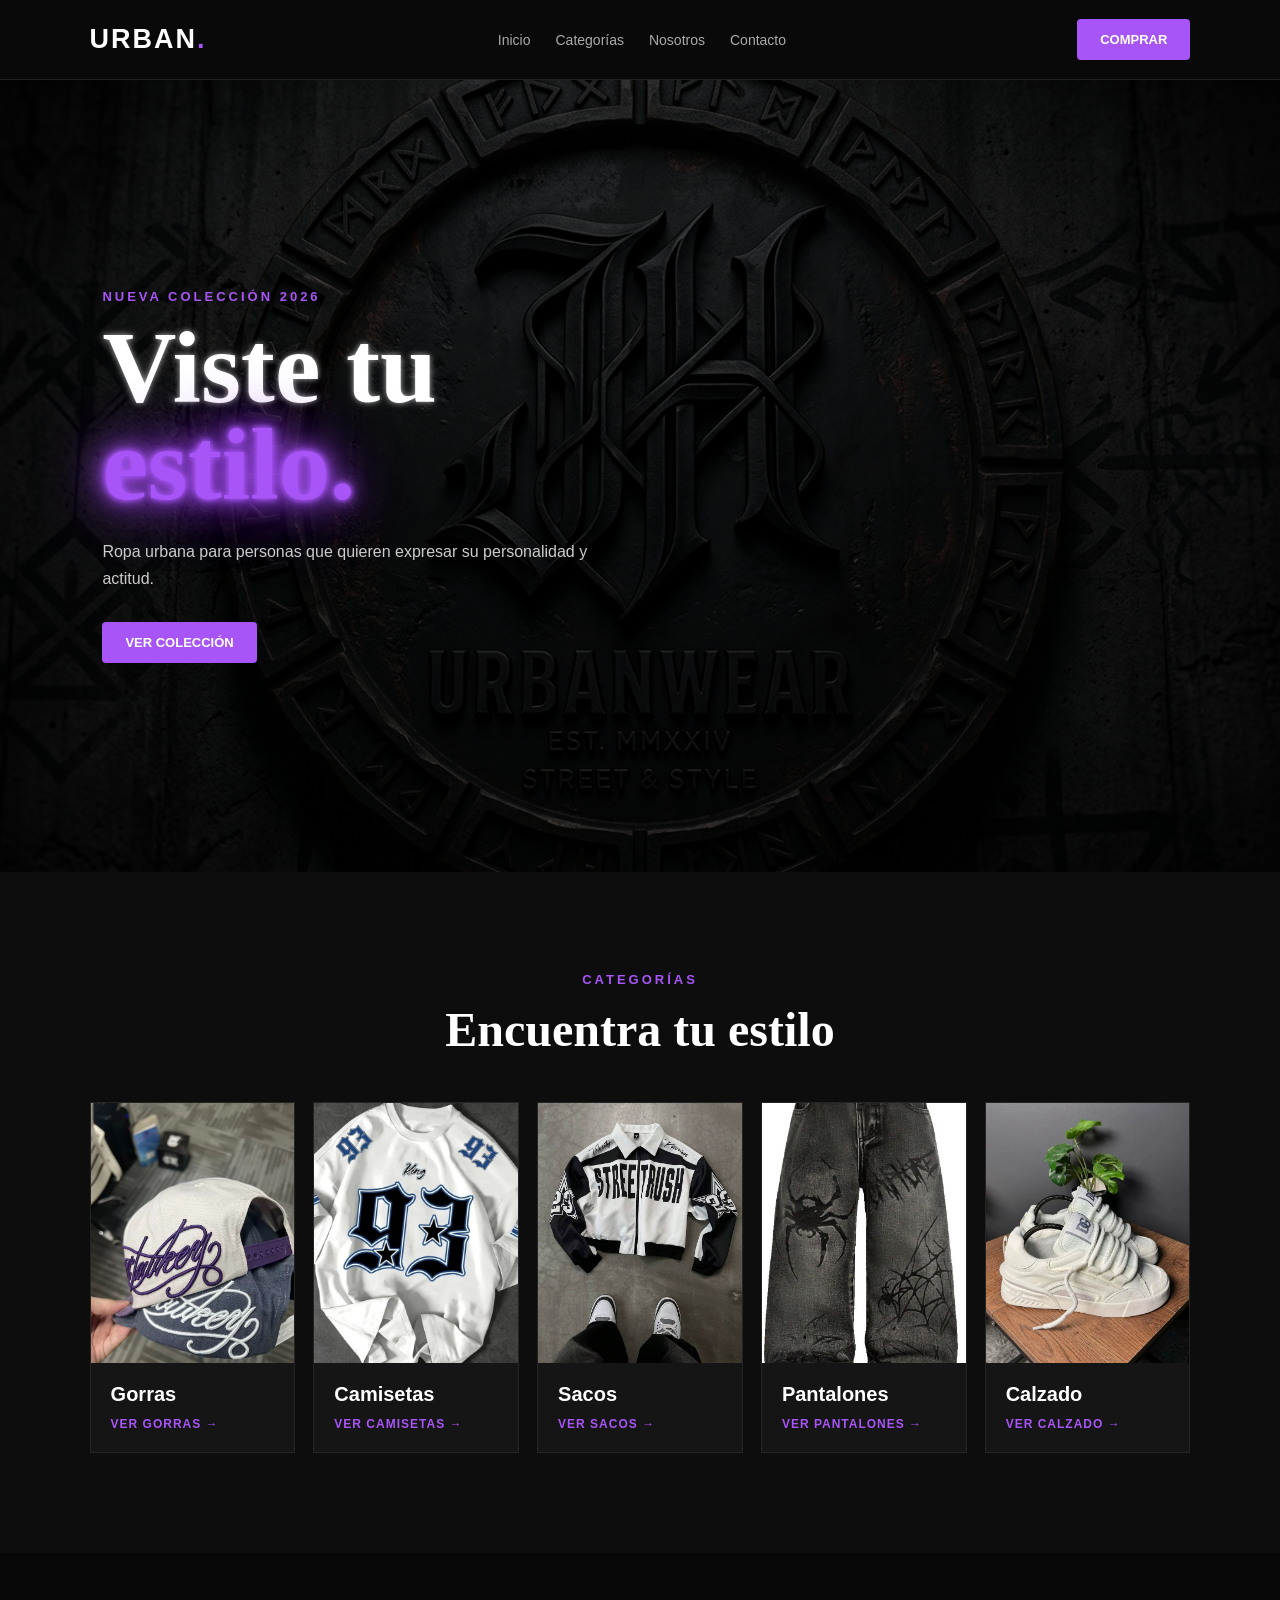
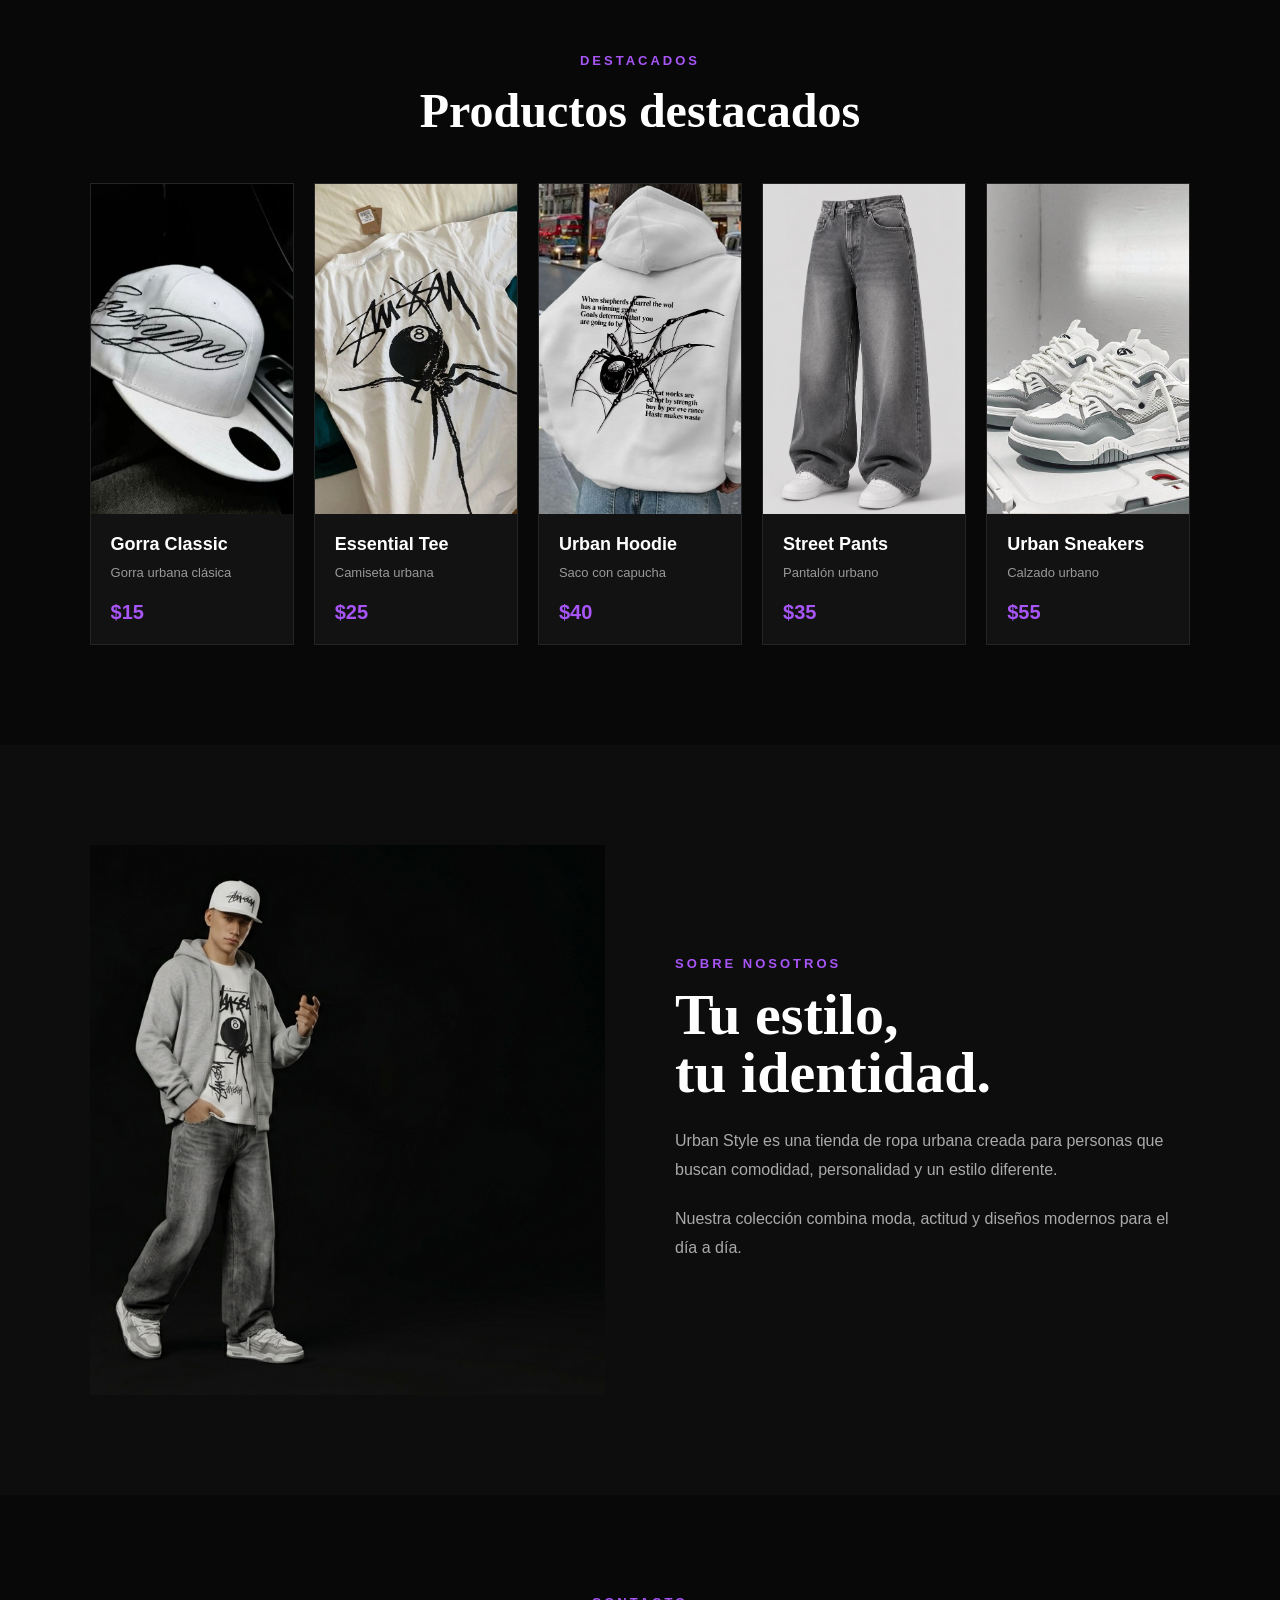
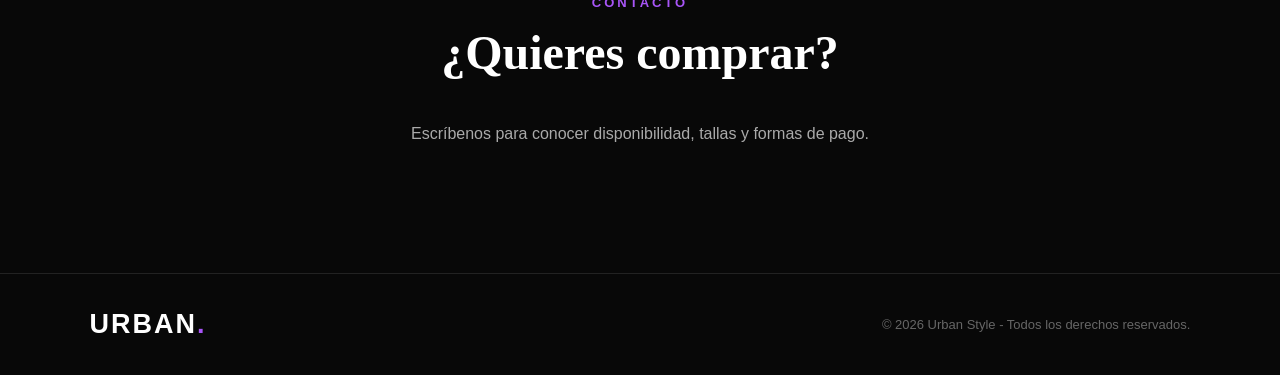
<file: index.html>
<!DOCTYPE html>
<html lang="es">

<head>
    <meta charset="UTF-8">
    <meta name="viewport" content="width=device-width, initial-scale=1.0">
    <title>Urban Style | Ropa Urbana</title>
    <link rel="stylesheet" href="style.css">
</head>

<body>

<header>

    <a href="index.html" class="logo">
        URBAN<span>.</span>
    </a>

    <nav>
        <a href="index.html">Inicio</a>
        <a href="#categorias">Categorías</a>
        <a href="#nosotros">Nosotros</a>
        <a href="#contacto">Contacto</a>
    </nav>

    <a href="#categorias" class="btn">COMPRAR</a>

</header>


<!-- INICIO -->

<section class="hero">

    <div class="hero-contenido">

        <p class="subtitulo">NUEVA COLECCIÓN 2026</p>

        <h1>
            Viste tu<br>
            <span>estilo.</span>
        </h1>

        <p>
            Ropa urbana para personas que quieren
            expresar su personalidad y actitud.
        </p>

        <a href="#categorias" class="btn">
            VER COLECCIÓN
        </a>

    </div>

</section>


<!-- CATEGORÍAS -->

<section class="categorias" id="categorias">

    <div class="titulo">

        <p>CATEGORÍAS</p>

        <h2>Encuentra tu estilo</h2>

    </div>


    <div class="categorias-grid">


        <!-- GORRAS -->

        <a href="gorras.html" class="categoria">

            <div class="categoria-imagen">
                <img src="godest.jfif" alt="Gorras">
            </div>

            <div class="categoria-info">

                <h3>Gorras</h3>

                <span>VER GORRAS →</span>

            </div>

        </a>


        <!-- CAMISETAS -->

        <a href="camisetas.html" class="categoria">

            <div class="categoria-imagen">
                <img src="cadest.jfif" alt="Camisetas">
            </div>

            <div class="categoria-info">

                <h3>Camisetas</h3>

                <span>VER CAMISETAS →</span>

            </div>

        </a>


        <!-- SACOS -->

        <a href="sacos.html" class="categoria">

            <div class="categoria-imagen">
                <img src="sadest.jfif" alt="Sacos">
            </div>

            <div class="categoria-info">

                <h3>Sacos</h3>

                <span>VER SACOS →</span>

            </div>

        </a>


        <!-- PANTALONES -->

        <a href="pantalones.html" class="categoria">

            <div class="categoria-imagen">
                <img src="padest.jfif" alt="Pantalones">
            </div>

            <div class="categoria-info">

                <h3>Pantalones</h3>

                <span>VER PANTALONES →</span>

            </div>

        </a>


        <!-- CALZADO -->

        <a href="calzado.html" class="categoria">

            <div class="categoria-imagen">
                <img src="zadest.jfif" alt="Calzado">
            </div>

            <div class="categoria-info">

                <h3>Calzado</h3>

                <span>VER CALZADO →</span>

            </div>

        </a>


    </div>

</section>


<!-- PRODUCTOS DESTACADOS -->

<section class="destacados">

    <div class="titulo">

        <p>DESTACADOS</p>

        <h2>Productos destacados</h2>

    </div>


    <div class="productos-grid">


        <!-- GORRA -->

        <div class="producto">

            <div class="producto-imagen">
                <img src="Gorra. From tattoos to runway shows, this isn’t just style—it’s a statement_" alt="Gorra Classic">
            </div>

            <div class="producto-info">

                <h3>Gorra Classic</h3>

                <p>Gorra urbana clásica</p>

                <div class="producto-footer">

                    <strong>$15</strong>

                </div>

            </div>

        </div>


        <!-- CAMISETA -->

        <div class="producto">

            <div class="producto-imagen">
                <img src="Camisetas.jfif" alt="Essential Tee">
            </div>

            <div class="producto-info">

                <h3>Essential Tee</h3>

                <p>Camiseta urbana</p>

                <div class="producto-footer">

                    <strong>$25</strong>

                </div>

            </div>

        </div>


        <!-- SACO -->

        <div class="producto">

            <div class="producto-imagen">
                <img src="Sacos.jfif" alt="Urban Hoodie">
            </div>

            <div class="producto-info">

                <h3>Urban Hoodie</h3>

                <p>Saco con capucha</p>

                <div class="producto-footer">

                    <strong>$40</strong>

                </div>

            </div>

        </div>


        <!-- PANTALÓN -->

        <div class="producto">

            <div class="producto-imagen">
                <img src="Pantalones.jfif" alt="Street Pants">
            </div>

            <div class="producto-info">

                <h3>Street Pants</h3>

                <p>Pantalón urbano</p>

                <div class="producto-footer">

                    <strong>$35</strong>

                </div>

            </div>

        </div>


        <!-- CALZADO -->

        <div class="producto">

            <div class="producto-imagen">
                <img src="zapatos.jfif" alt="Urban Sneakers">
            </div>

            <div class="producto-info">

                <h3>Urban Sneakers</h3>

                <p>Calzado urbano</p>

                <div class="producto-footer">

                    <strong>$55</strong>

                </div>

            </div>

        </div>


    </div>

</section>


<!-- NOSOTROS -->

<section class="nosotros" id="nosotros">

    <div class="nosotros-imagen">

        <img src="persona.jfif" alt="Urban Style">

    </div>


    <div class="nosotros-texto">

        <p class="subtitulo">SOBRE NOSOTROS</p>

        <h2>
            Tu estilo,<br>
            tu identidad.
        </h2>

        <p>
            Urban Style es una tienda de ropa urbana
            creada para personas que buscan comodidad,
            personalidad y un estilo diferente.
        </p>

        <p>
            Nuestra colección combina moda, actitud
            y diseños modernos para el día a día.
        </p>

    </div>

</section>


<!-- CONTACTO -->

<section class="contacto" id="contacto">

    <div class="titulo">

        <p>CONTACTO</p>

        <h2>¿Quieres comprar?</h2>

    </div>

    <p>
        Escríbenos para conocer disponibilidad,
        tallas y formas de pago.
    </p>


</section>


<!-- FOOTER -->

<footer>

    <div class="logo">
        URBAN<span>.</span>
    </div>

    <p>
        © 2026 Urban Style - Todos los derechos reservados.
    </p>

</footer>

</body>
</html>
</file>
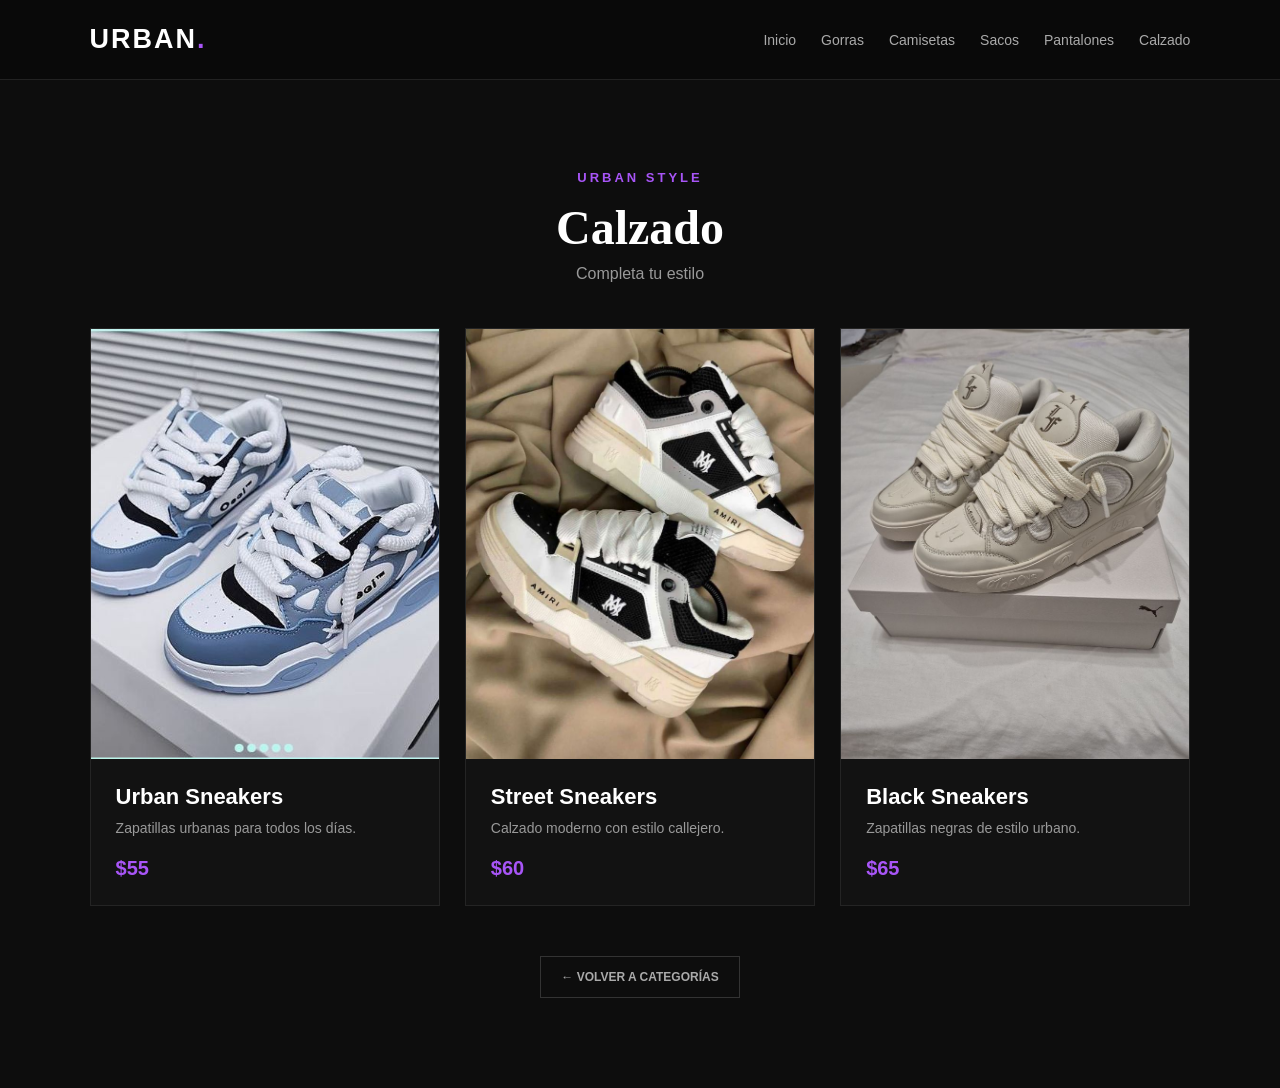
<file: Calzado.html>
<!DOCTYPE html>
<html lang="es">

<head>
    <meta charset="UTF-8">
    <meta name="viewport" content="width=device-width, initial-scale=1.0">
    <title>Urban Style | Calzado</title>
    <link rel="stylesheet" href="style.css">
</head>

<body>

<header>

    <a href="index.html" class="logo">
        URBAN<span>.</span>
    </a>

    <nav>
        <a href="index.html">Inicio</a>
        <a href="gorras.html">Gorras</a>
        <a href="camisetas.html">Camisetas</a>
        <a href="sacos.html">Sacos</a>
        <a href="pantalones.html">Pantalones</a>
        <a href="calzado.html">Calzado</a>
    </nav>

</header>


<section class="pagina-categoria">

    <div class="titulo">

        <p>URBAN STYLE</p>

        <h1>Calzado</h1>

        <span>Completa tu estilo</span>

    </div>


    <div class="productos-categoria">


        <div class="producto">

            <div class="producto-imagen">
                <img src="calzado1.jfif" alt="Urban Sneakers">
            </div>

            <div class="producto-info">

                <h3>Urban Sneakers</h3>

                <p>Zapatillas urbanas para todos los días.</p>

                <div class="producto-footer">

                    <strong>$55</strong>

                  

                </div>

            </div>

        </div>


        <div class="producto">

            <div class="producto-imagen">
                <img src="calzado2.jfif" alt="Street Sneakers">
            </div>

            <div class="producto-info">

                <h3>Street Sneakers</h3>

                <p>Calzado moderno con estilo callejero.</p>

                <div class="producto-footer">

                    <strong>$60</strong>

                   

                </div>

            </div>

        </div>


        <div class="producto">

            <div class="producto-imagen">
                <img src="calzado3.jfif" alt="Black Sneakers">
            </div>

            <div class="producto-info">

                <h3>Black Sneakers</h3>

                <p>Zapatillas negras de estilo urbano.</p>

                <div class="producto-footer">

                    <strong>$65</strong>

                    
                </div>

            </div>

        </div>


    </div>


    <a href="index.html#categorias" class="volver">
        ← VOLVER A CATEGORÍAS
    </a>

</section>

</body>
</html>
</file>
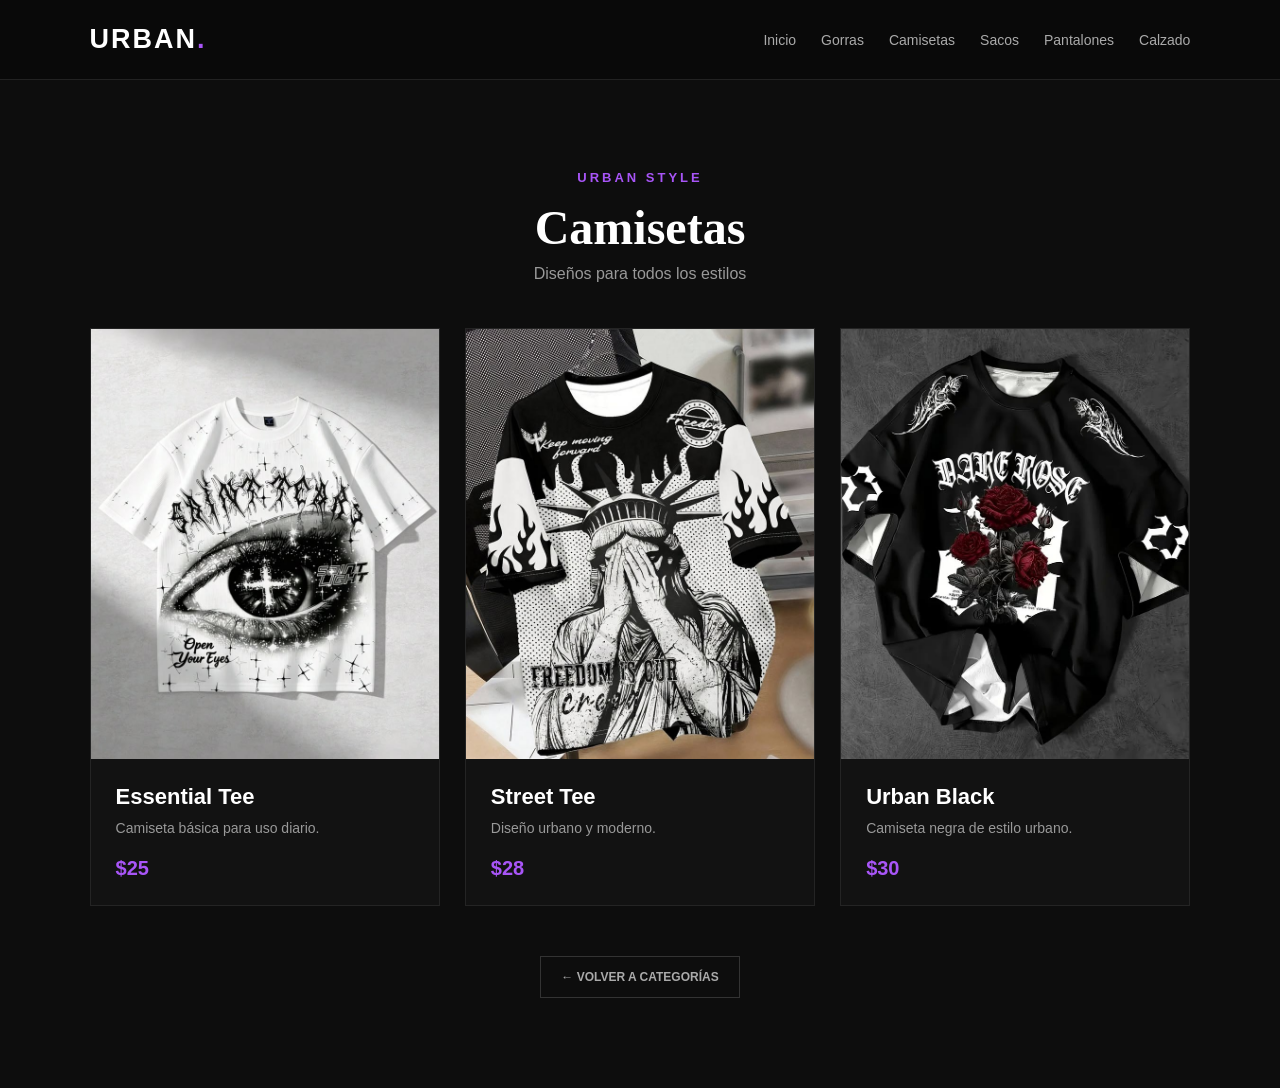
<file: Camisetas.html>
<!DOCTYPE html>
<html lang="es">

<head>
    <meta charset="UTF-8">
    <meta name="viewport" content="width=device-width, initial-scale=1.0">
    <title>Urban Style | Camisetas</title>
    <link rel="stylesheet" href="style.css">
</head>

<body>

<header>

    <a href="index.html" class="logo">
        URBAN<span>.</span>
    </a>

    <nav>
        <a href="index.html">Inicio</a>
        <a href="gorras.html">Gorras</a>
        <a href="camisetas.html">Camisetas</a>
        <a href="sacos.html">Sacos</a>
        <a href="pantalones.html">Pantalones</a>
        <a href="calzado.html">Calzado</a>
    </nav>

</header>


<section class="pagina-categoria">

    <div class="titulo">

        <p>URBAN STYLE</p>

        <h1>Camisetas</h1>

        <span>Diseños para todos los estilos</span>

    </div>


    <div class="productos-categoria">


        <div class="producto">

            <div class="producto-imagen">
                <img src="camiseta1.jfif" alt="Essential Tee">
            </div>

            <div class="producto-info">

                <h3>Essential Tee</h3>

                <p>Camiseta básica para uso diario.</p>

                <div class="producto-footer">

                    <strong>$25</strong>

                

                </div>

            </div>

        </div>


        <div class="producto">

            <div class="producto-imagen">
                <img src="camiseta2.jfif" alt="Street Tee">
            </div>

            <div class="producto-info">

                <h3>Street Tee</h3>

                <p>Diseño urbano y moderno.</p>

                <div class="producto-footer">

                    <strong>$28</strong>

                   

                </div>

            </div>

        </div>


        <div class="producto">

            <div class="producto-imagen">
                <img src="camiseta3.jfif" alt="Urban Black">
            </div>

            <div class="producto-info">

                <h3>Urban Black</h3>

                <p>Camiseta negra de estilo urbano.</p>

                <div class="producto-footer">

                    <strong>$30</strong>

                 
                </div>

            </div>

        </div>


    </div>


    <a href="index.html#categorias" class="volver">
        ← VOLVER A CATEGORÍAS
    </a>

</section>

</body>
</html>
</file>
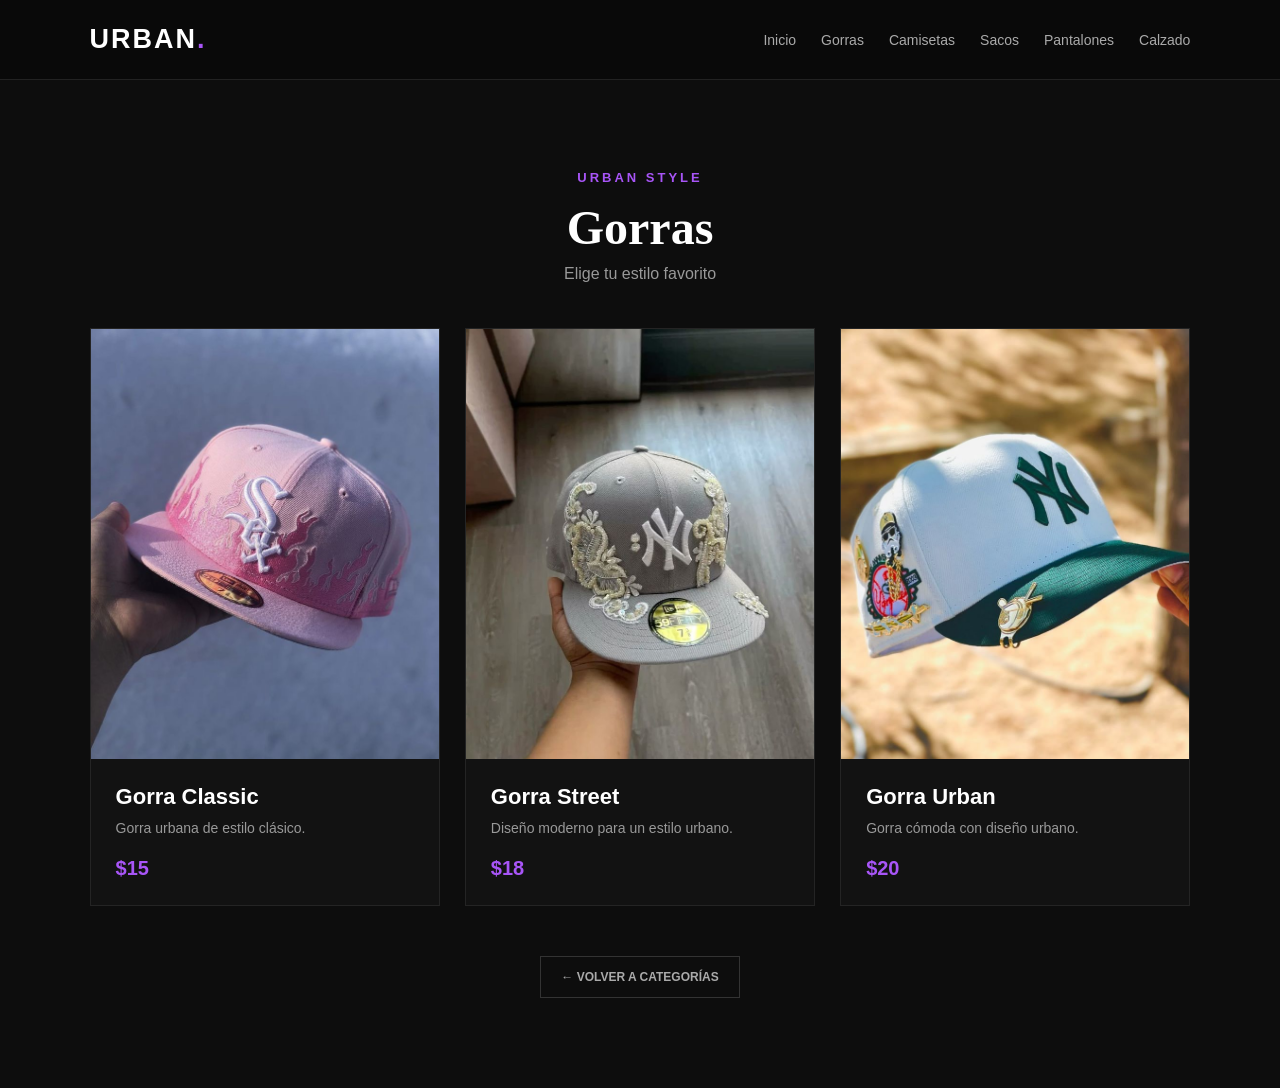
<file: Gorras.html>
<!DOCTYPE html>
<html lang="es">

<head>
    <meta charset="UTF-8">
    <meta name="viewport" content="width=device-width, initial-scale=1.0">
    <title>Urban Style | Gorras</title>
    <link rel="stylesheet" href="style.css">
</head>

<body>

<header>

    <a href="index.html" class="logo">
        URBAN<span>.</span>
    </a>

    <nav>
        <a href="index.html">Inicio</a>
        <a href="gorras.html">Gorras</a>
        <a href="camisetas.html">Camisetas</a>
        <a href="sacos.html">Sacos</a>
        <a href="pantalones.html">Pantalones</a>
        <a href="calzado.html">Calzado</a>
    </nav>

</header>


<section class="pagina-categoria">

    <div class="titulo">

        <p>URBAN STYLE</p>

        <h1>Gorras</h1>

        <span>Elige tu estilo favorito</span>

    </div>


    <div class="productos-categoria">


        <div class="producto">

            <div class="producto-imagen">
                <img src="gorra1.jfif" alt="Gorra Classic">
            </div>

            <div class="producto-info">

                <h3>Gorra Classic</h3>

                <p>Gorra urbana de estilo clásico.</p>

                <div class="producto-footer">

                    <strong>$15</strong>

                    
                </div>

            </div>

        </div>


        <div class="producto">

            <div class="producto-imagen">
                <img src="gorra2.jfif" alt="Gorra Street">
            </div>

            <div class="producto-info">

                <h3>Gorra Street</h3>

                <p>Diseño moderno para un estilo urbano.</p>

                <div class="producto-footer">

                    <strong>$18</strong>

                  
                </div>

            </div>

        </div>


        <div class="producto">

            <div class="producto-imagen">
                <img src="gorra3.jfif" alt="Gorra Urban">
            </div>

            <div class="producto-info">

                <h3>Gorra Urban</h3>

                <p>Gorra cómoda con diseño urbano.</p>

                <div class="producto-footer">

                    <strong>$20</strong>

                </div>

            </div>

        </div>


    </div>


    <a href="index.html#categorias" class="volver">
        ← VOLVER A CATEGORÍAS
    </a>

</section>

</body>
</html>
</file>
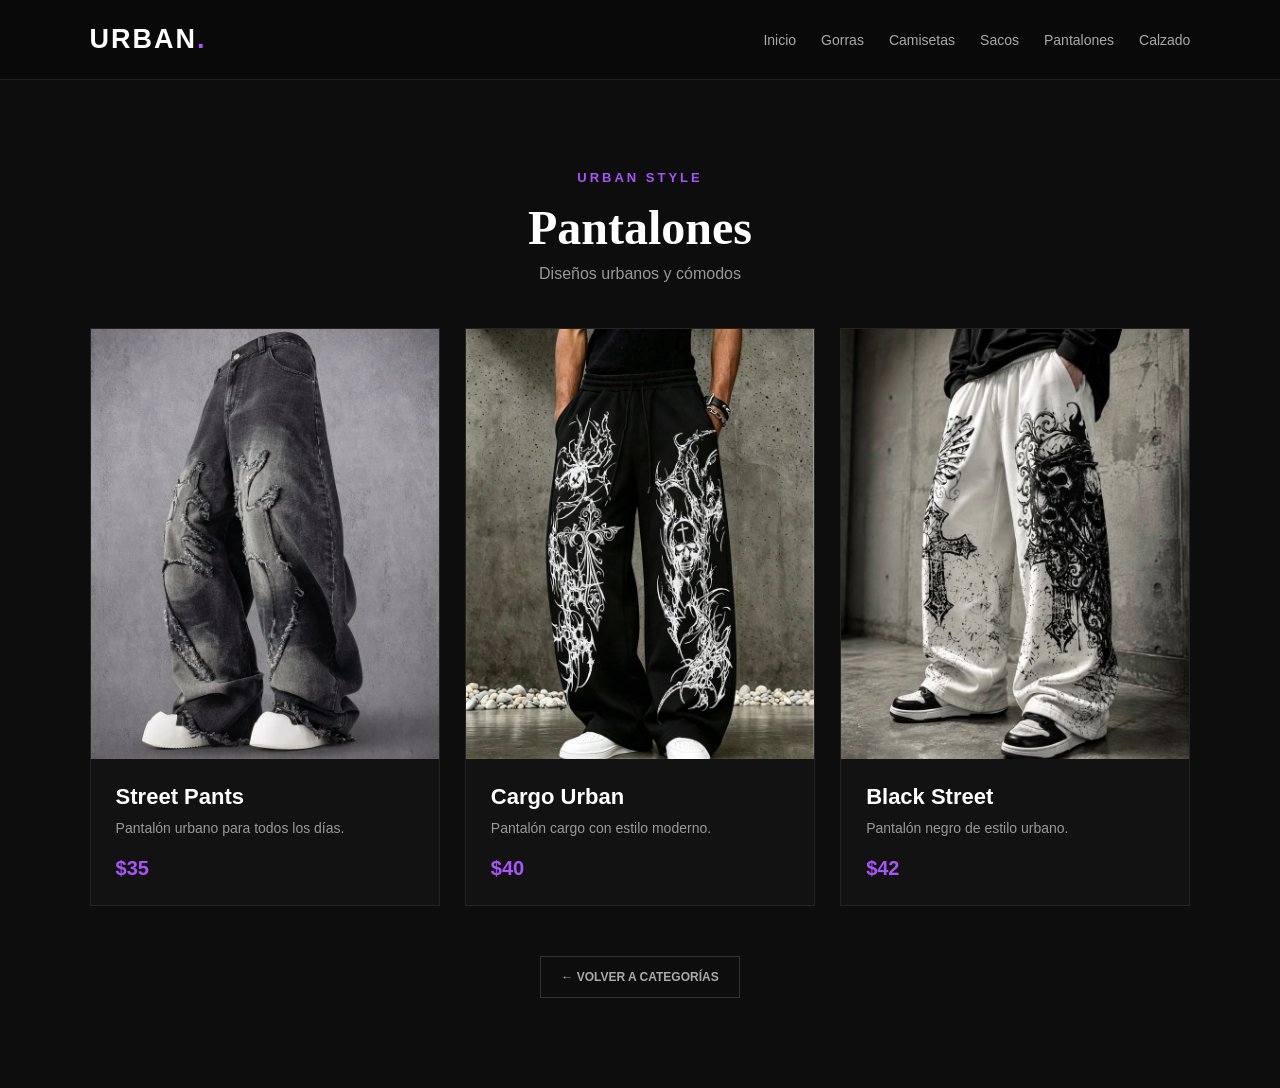
<file: Pantalones.html>
<!DOCTYPE html>
<html lang="es">

<head>
    <meta charset="UTF-8">
    <meta name="viewport" content="width=device-width, initial-scale=1.0">
    <title>Urban Style | Pantalones</title>
    <link rel="stylesheet" href="style.css">
</head>

<body>

<header>

    <a href="index.html" class="logo">
        URBAN<span>.</span>
    </a>

    <nav>
        <a href="index.html">Inicio</a>
        <a href="gorras.html">Gorras</a>
        <a href="camisetas.html">Camisetas</a>
        <a href="sacos.html">Sacos</a>
        <a href="pantalones.html">Pantalones</a>
        <a href="calzado.html">Calzado</a>
    </nav>

</header>


<section class="pagina-categoria">

    <div class="titulo">

        <p>URBAN STYLE</p>

        <h1>Pantalones</h1>

        <span>Diseños urbanos y cómodos</span>

    </div>


    <div class="productos-categoria">


        <div class="producto">

            <div class="producto-imagen">
                <img src="pantalones1.jfif" alt="Street Pants">
            </div>

            <div class="producto-info">

                <h3>Street Pants</h3>

                <p>Pantalón urbano para todos los días.</p>

                <div class="producto-footer">

                    <strong>$35</strong>

                   

                </div>

            </div>

        </div>


        <div class="producto">

            <div class="producto-imagen">
                <img src="pantalones2.jfif" alt="Cargo Urban">
            </div>

            <div class="producto-info">

                <h3>Cargo Urban</h3>

                <p>Pantalón cargo con estilo moderno.</p>

                <div class="producto-footer">

                    <strong>$40</strong>

                 
                </div>

            </div>

        </div>


        <div class="producto">

            <div class="producto-imagen">
                <img src="pantalones3.jfif" alt="Black Street">
            </div>

            <div class="producto-info">

                <h3>Black Street</h3>

                <p>Pantalón negro de estilo urbano.</p>

                <div class="producto-footer">

                    <strong>$42</strong>

                   

                </div>

            </div>

        </div>


    </div>


    <a href="index.html#categorias" class="volver">
        ← VOLVER A CATEGORÍAS
    </a>

</section>

</body>
</html>
</file>
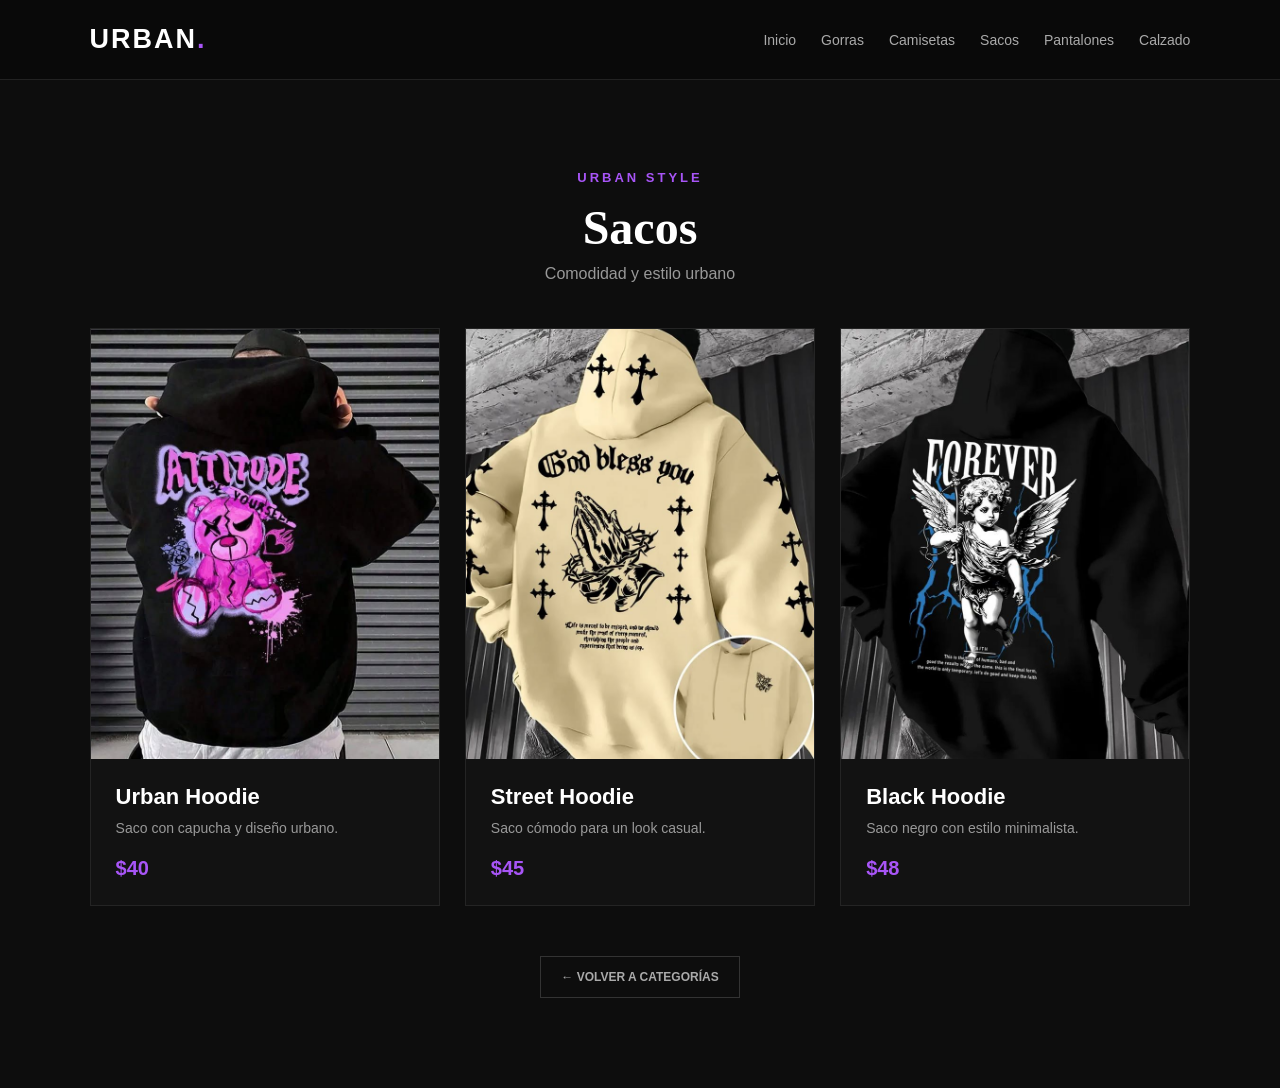
<file: Sacos.html>
<!DOCTYPE html>
<html lang="es">

<head>
    <meta charset="UTF-8">
    <meta name="viewport" content="width=device-width, initial-scale=1.0">
    <title>Urban Style | Sacos</title>
    <link rel="stylesheet" href="style.css">
</head>

<body>

<header>

    <a href="index.html" class="logo">
        URBAN<span>.</span>
    </a>

    <nav>
        <a href="index.html">Inicio</a>
        <a href="gorras.html">Gorras</a>
        <a href="camisetas.html">Camisetas</a>
        <a href="sacos.html">Sacos</a>
        <a href="pantalones.html">Pantalones</a>
        <a href="calzado.html">Calzado</a>
    </nav>

</header>


<section class="pagina-categoria">

    <div class="titulo">

        <p>URBAN STYLE</p>

        <h1>Sacos</h1>

        <span>Comodidad y estilo urbano</span>

    </div>


    <div class="productos-categoria">


        <div class="producto">

            <div class="producto-imagen">
                <img src="sacos1.jfif" alt="Urban Hoodie">
            </div>

            <div class="producto-info">

                <h3>Urban Hoodie</h3>

                <p>Saco con capucha y diseño urbano.</p>

                <div class="producto-footer">

                    <strong>$40</strong>

                   
                </div>

            </div>

        </div>


        <div class="producto">

            <div class="producto-imagen">
                <img src="sacos2.jfif" alt="Street Hoodie">
            </div>

            <div class="producto-info">

                <h3>Street Hoodie</h3>

                <p>Saco cómodo para un look casual.</p>

                <div class="producto-footer">

                    <strong>$45</strong>

                 

                </div>

            </div>

        </div>


        <div class="producto">

            <div class="producto-imagen">
                <img src="sacos3.jfif" alt="Black Hoodie">
            </div>

            <div class="producto-info">

                <h3>Black Hoodie</h3>

                <p>Saco negro con estilo minimalista.</p>

                <div class="producto-footer">

                    <strong>$48</strong>

            
                </div>

            </div>

        </div>


    </div>


    <a href="index.html#categorias" class="volver">
        ← VOLVER A CATEGORÍAS
    </a>

</section>

</body>
</html>
</file>
<file: style.css>
* {
    margin: 0;
    padding: 0;
    box-sizing: border-box;
}

html {
    scroll-behavior: smooth;
}

body {
    font-family: 'DM Sans', sans-serif;
    background: #080808;
    color: #fff;
}

a {
    text-decoration: none;
    color: inherit;
}

img {
    width: 100%;
    display: block;
}


/* HEADER */

header {
    width: 100%;
    min-height: 80px;
    padding: 0 7%;
    display: flex;
    align-items: center;
    justify-content: space-between;
    background: #090909;
    border-bottom: 1px solid #222;
    position: relative;
    z-index: 10;
}

.logo {
    font-size: 27px;
    font-weight: 800;
    letter-spacing: 2px;
}

.logo span {
    color: #a855f7;
}

nav {
    display: flex;
    gap: 25px;
    flex-wrap: wrap;
    justify-content: center;
}

nav a {
    color: #aaa;
    font-size: 14px;
    transition: .3s;
}

nav a:hover {
    color: #a855f7;
}


/* BOTONES */

.btn {
    display: inline-block;
    padding: 13px 23px;
    background: #a855f7;
    color: #fff;
    font-size: 13px;
    font-weight: 700;
    border-radius: 4px;
    transition: .3s;
}

.btn:hover {
    background: #7e22ce;
    transform: translateY(-2px);
}


/* HERO */

.hero {
    min-height: 88vh;
    padding: 80px 8%;
    display: flex;
    align-items: center;
    position: relative;

    background:
        linear-gradient(
            rgba(0, 0, 0, .70),
            rgba(0, 0, 0, .70)
        ),
        url("logo.jfif");

    background-size: cover;
    background-position: center;
}

.hero-contenido {
    max-width: 650px;
}

.subtitulo,
.titulo > p {
    color: #a855f7;
    font-size: 13px;
    font-weight: 700;
    letter-spacing: 3px;
    margin-bottom: 15px;
}

/* TITULO CON ILUMINACION */

.hero h1 {
    font-family: 'Playfair Display', serif;
    font-size: clamp(60px, 8vw, 105px);
    line-height: .95;
    margin-bottom: 25px;
    color: white;

    text-shadow:
        0 0 5px rgba(255,255,255,.5),
        0 0 10px rgba(255,255,255,.3);

    animation: luzBlanca 2.5s ease-in-out infinite alternate;
}

/* TEXTO MORADO CON BRILLO */

.hero h1 span {
    color: #a855f7;

    text-shadow:
        0 0 5px #a855f7,
        0 0 10px #a855f7,
        0 0 20px #a855f7,
        0 0 40px #a855f7,
        0 0 70px #7e22ce;

    animation: luzMorada 2s ease-in-out infinite alternate;
}

/* ANIMACION DE LUZ BLANCA */

@keyframes luzBlanca {
    0% {
        text-shadow:
            0 0 5px white,
            0 0 10px rgba(255,255,255,.3);
    }

    100% {
        text-shadow:
            0 0 10px white,
            0 0 20px white,
            0 0 35px rgba(255,255,255,.7);
    }
}

/* ANIMACION DE LUZ MORADA */

@keyframes luzMorada {
    0% {
        text-shadow:
            0 0 5px #a855f7,
            0 0 10px #a855f7,
            0 0 20px #7e22ce;
    }

    100% {
        text-shadow:
            0 0 10px #c084fc,
            0 0 20px #a855f7,
            0 0 40px #a855f7,
            0 0 70px #7e22ce,
            0 0 100px #7e22ce;
    }
}

.hero p:not(.subtitulo) {
    max-width: 500px;
    color: #ccc;
    line-height: 1.7;
    margin-bottom: 30px;
}


/* TITULOS */

.titulo {
    text-align: center;
    margin-bottom: 45px;
}

.titulo h1,
.titulo h2 {
    font-family: 'Playfair Display', serif;
    font-size: 48px;
    margin-bottom: 10px;
}

.titulo span {
    color: #999;
}


/* CATEGORIAS */

.categorias {
    padding: 100px 7%;
    background: #0d0d0d;
}

.categorias-grid {
    display: grid;
    grid-template-columns: repeat(5, 1fr);
    gap: 18px;
}

.categoria {
    background: #151515;
    border: 1px solid #242424;
    overflow: hidden;
    transition: .35s;
}

.categoria:hover {
    transform: translateY(-8px);
    border-color: #a855f7;
}

.categoria-imagen {
    height: 260px;
    overflow: hidden;
}

.categoria-imagen img {
    height: 100%;
    object-fit: cover;
    transition: .5s;
}

.categoria:hover img {
    transform: scale(1.08);
}

.categoria-info {
    padding: 20px;
}

.categoria-info h3 {
    font-size: 20px;
    margin-bottom: 8px;
}

.categoria-info span {
    color: #a855f7;
    font-size: 12px;
    font-weight: 700;
    letter-spacing: 1px;
}


/* DESTACADOS */

.destacados {
    padding: 100px 7%;
}

.productos-grid {
    display: grid;
    grid-template-columns: repeat(5, 1fr);
    gap: 20px;
}

.producto {
    background: #121212;
    border: 1px solid #242424;
    transition: .35s;
    overflow: hidden;
}

.producto:hover {
    transform: translateY(-7px);
    border-color: #a855f7;
}

.producto-imagen {
    height: 330px;
    overflow: hidden;
    background: #1a1a1a;
}

.producto-imagen img {
    height: 100%;
    object-fit: cover;
    transition: .5s;
}

.producto:hover .producto-imagen img {
    transform: scale(1.06);
}

.producto-info {
    padding: 20px;
}

.producto-info h3 {
    font-size: 18px;
    margin-bottom: 8px;
}

.producto-info p {
    color: #999;
    font-size: 13px;
    margin-bottom: 18px;
    line-height: 1.5;
}

.producto-footer {
    display: flex;
    justify-content: space-between;
    align-items: center;
    gap: 10px;
}

.producto-footer strong {
    color: #a855f7;
    font-size: 20px;
}

.producto-footer span {
    color: #aaa;
    font-size: 12px;
    font-weight: 700;
}


/* NOSOTROS */

.nosotros {
    padding: 100px 7%;
    display: grid;
    grid-template-columns: 1fr 1fr;
    gap: 70px;
    align-items: center;
    background: #0d0d0d;
}

.nosotros-imagen {
    height: 550px;
    overflow: hidden;
}

.nosotros-imagen img {
    height: 100%;
    object-fit: cover;
}

.nosotros-texto h2 {
    font-family: 'Playfair Display', serif;
    font-size: 58px;
    line-height: 1;
    margin-bottom: 25px;
}

.nosotros-texto p:not(.subtitulo) {
    color: #aaa;
    line-height: 1.8;
    margin-bottom: 20px;
}


/* CONTACTO */

.contacto {
    padding: 100px 7%;
    text-align: center;
}

.contacto > p {
    color: #aaa;
    margin-bottom: 30px;
}


/* FOOTER */

footer {
    padding: 35px 7%;
    border-top: 1px solid #222;
    display: flex;
    justify-content: space-between;
    align-items: center;
}

footer p {
    color: #666;
    font-size: 13px;
}


/* PAGINAS DE PRODUCTOS */

.pagina-categoria {
    min-height: 100vh;
    padding: 90px 7%;
    background: #0d0d0d;
}

.productos-categoria {
    display: grid;
    grid-template-columns: repeat(3, 1fr);
    gap: 25px;
    max-width: 1200px;
    margin: auto;
}

.productos-categoria .producto-imagen {
    height: 430px;
}

.productos-categoria .producto-info {
    padding: 25px;
}

.productos-categoria .producto-info h3 {
    font-size: 22px;
}

.productos-categoria .producto-info p {
    font-size: 14px;
}


/* FONDO DE GORRAS */

.fondo-gorras {
    background:
        linear-gradient(
            rgba(0, 0, 0, .65),
            rgba(0, 0, 0, .65)
        ),
        url("fondo-gorras.jpg");

    background-size: cover;
    background-position: center;
    background-attachment: fixed;
}

/* BRILLO DEL TITULO DE GORRAS */

.fondo-gorras .titulo h1 {
    color: white;

    text-shadow:
        0 0 5px white,
        0 0 10px #c084fc,
        0 0 20px #a855f7,
        0 0 40px #a855f7,
        0 0 70px #7e22ce;

    animation: luzMorada 2s ease-in-out infinite alternate;
}


/* COMPRAR */

.btn-comprar {
    display: inline-block;
    padding: 10px 16px;
    background: #a855f7;
    color: #fff;
    font-size: 11px;
    font-weight: 700;
    border-radius: 3px;
    transition: .3s;
}

.btn-comprar:hover {
    background: #7e22ce;
}


/* VOLVER */

.volver {
    display: block;
    width: fit-content;
    margin: 50px auto 0;
    padding: 13px 20px;
    border: 1px solid #333;
    color: #aaa;
    font-size: 12px;
    font-weight: 700;
    transition: .3s;
}

.volver:hover {
    color: #fff;
    border-color: #a855f7;
}


/* RESPONSIVE */

@media (max-width: 1100px) {
    .categorias-grid {
        grid-template-columns: repeat(3, 1fr);
    }

    .productos-grid {
        grid-template-columns: repeat(3, 1fr);
    }
}

@media (max-width: 800px) {
    header {
        padding: 20px 5%;
        flex-wrap: wrap;
        gap: 20px;
    }

    nav {
        order: 3;
        width: 100%;
    }

    header .btn {
        display: none;
    }

    .hero {
        min-height: 75vh;
        padding: 60px 7%;
    }

    .categorias,
    .destacados,
    .nosotros,
    .pagina-categoria {
        padding: 70px 5%;
    }

    .categorias-grid {
        grid-template-columns: repeat(2, 1fr);
    }

    .productos-grid {
        grid-template-columns: repeat(2, 1fr);
    }

    .productos-categoria {
        grid-template-columns: repeat(2, 1fr);
    }

    .nosotros {
        grid-template-columns: 1fr;
    }
}

@media (max-width: 550px) {
    .hero h1 {
        font-size: 58px;
    }

    .titulo h1,
    .titulo h2 {
        font-size: 38px;
    }

    .categorias-grid,
    .productos-grid,
    .productos-categoria {
        grid-template-columns: 1fr;
    }

    .categoria-imagen {
        height: 300px;
    }

    .producto-imagen,
    .productos-categoria .producto-imagen {
        height: 400px;
    }

    .nosotros-texto h2 {
        font-size: 45px;
    }

    footer {
        flex-direction: column;
        gap: 15px;
        text-align: center;
    }
}

/* RESPETAR PREFERENCIA DE MENOS ANIMACIONES */

@media (prefers-reduced-motion: reduce) {
    .hero h1,
    .hero h1 span,
    .fondo-gorras .titulo h1 {
        animation: none;
    }

    html {
        scroll-behavior: auto;
    }
}
</file>
